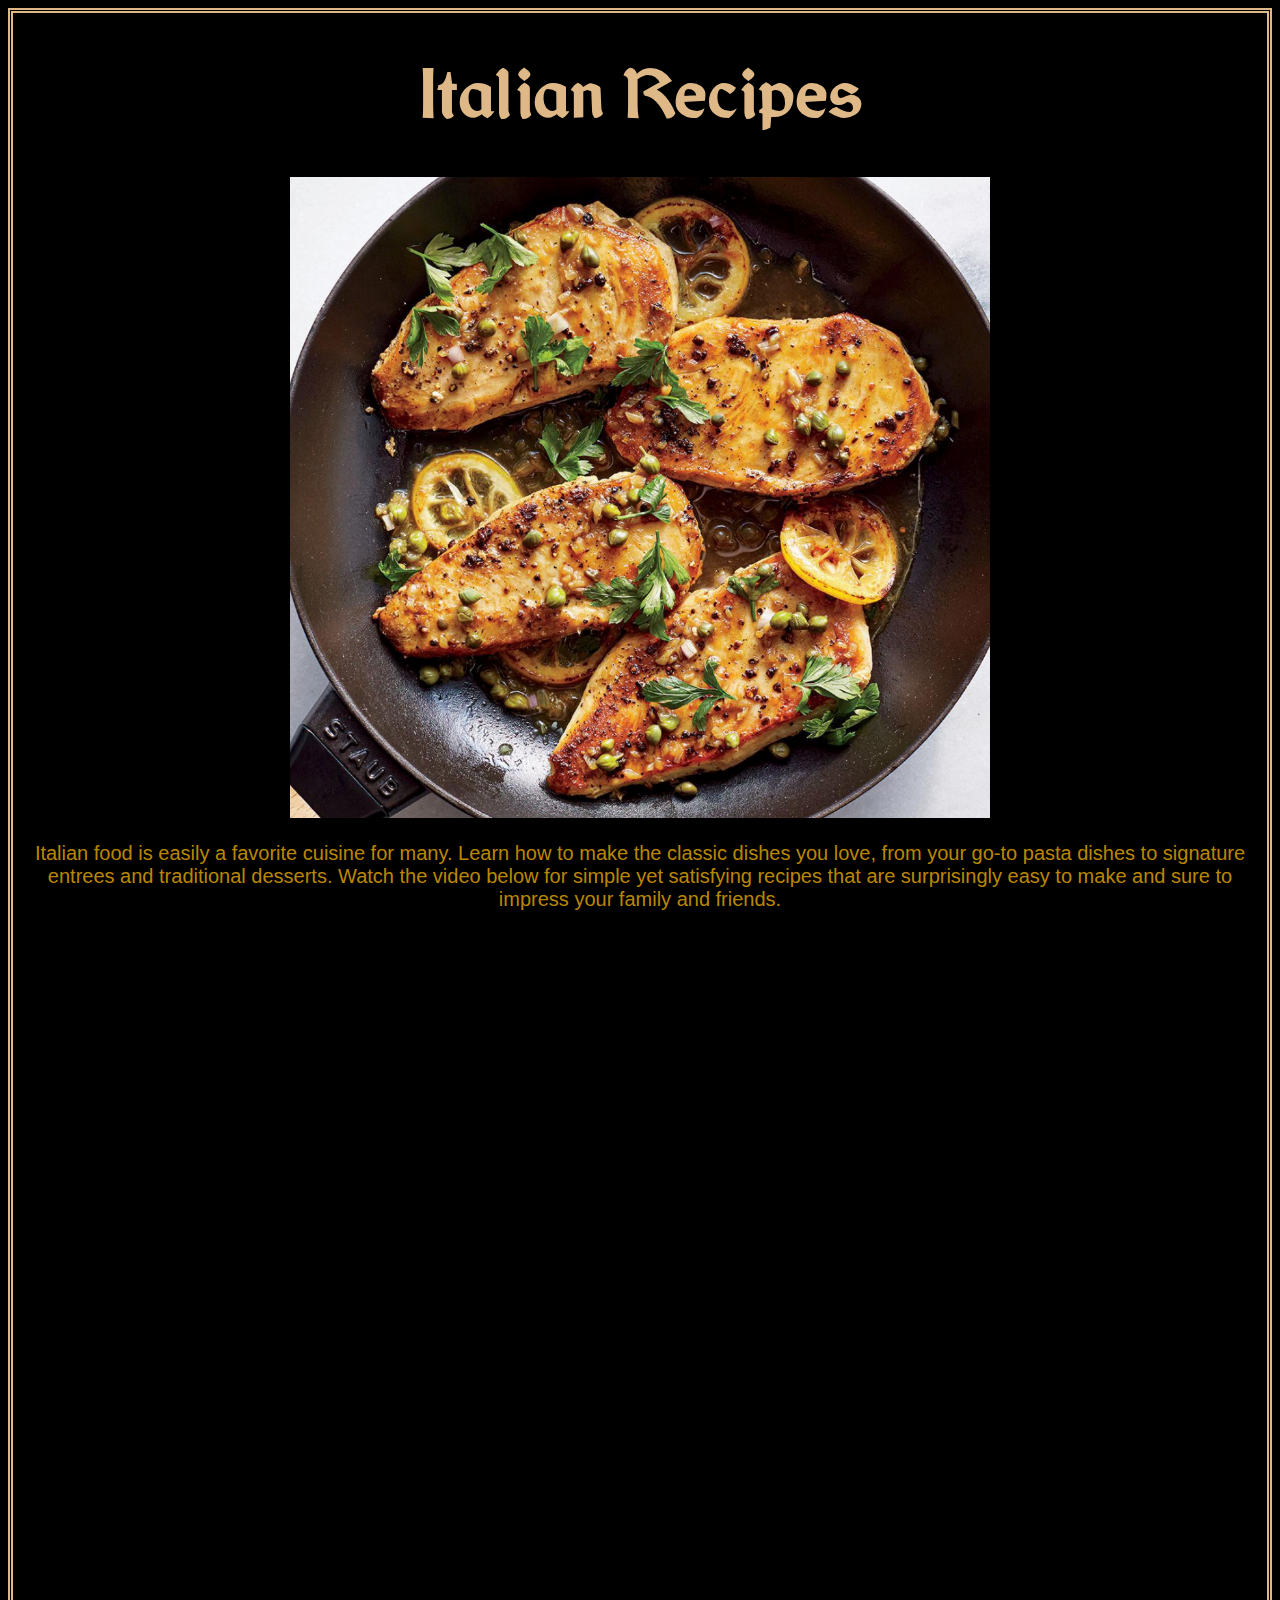
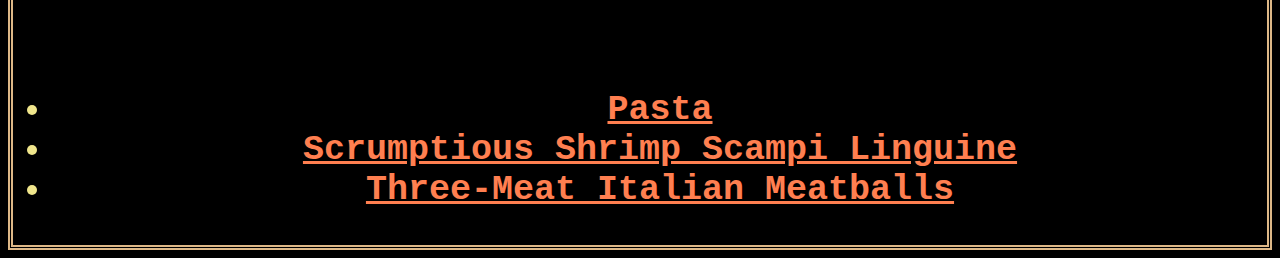
<file: index.html>
<!DOCTYPE html>
<html lang="en">
<head>
    <meta charset="UTF-8">
    <title>Odin Recipes</title>
    <link rel="stylesheet" href="styles/styles.css">
    <link rel="stylesheet" href="fonts/balgrufs/stylesheet.css" type="text/css" charset="UTF-8">
</head>
<body>
 <h1>Italian Recipes</h1>  
 <div id="center">
   <img src="images/index .png" alt="Chicken Piccata">
 </div>
 <p> Italian food is easily a favorite cuisine for many. Learn how to make the classic dishes you love, from your go-to pasta dishes to signature entrees and traditional desserts. Watch the video below for simple yet satisfying recipes that are surprisingly easy to make and sure to impress your family and friends.</p>
 <div class="center">
   <iframe  src="https://www.youtube.com/embed/Mo2SWVld3Ss" title="YouTube video player" frameborder="0" allow="accelerometer; autoplay; clipboard-write; encrypted-media; gyroscope; picture-in-picture" allowfullscreen></iframe>
 </div>
 <!-- FOUND HOW TO EMBED A VIDEO YAY! -->
 <ul>
     <li><a href="recipes/pasta.html"> Pasta </a></li>  
     <li><a href="recipes/Scrumptious-Shrimp-Scampi-Linguine.html">Scrumptious Shrimp Scampi Linguine</a></li>
     <li><a href="recipes/Three-Meat-Italian-Meatballs.html">Three-Meat Italian Meatballs</a></li>
 </ul>
</body>
</html>
</file>
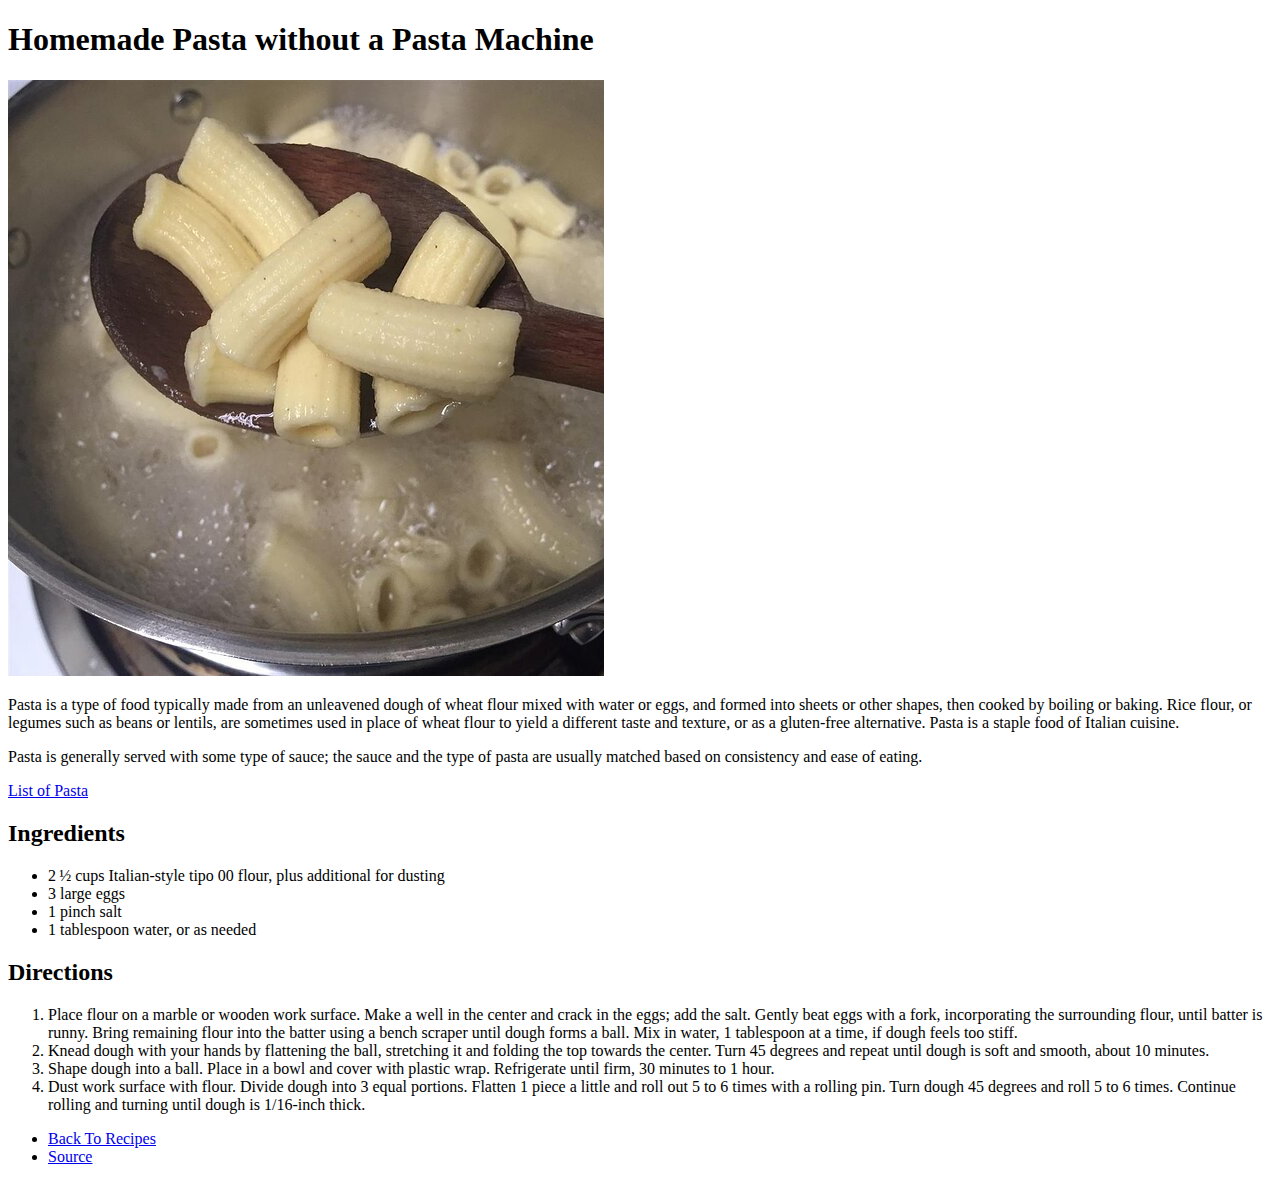
<file: recipes/pasta.html>
<!DOCTYPE html>
<html lang="en">
<head>
    <meta charset="UTF-8">
    <title>Pasta</title>
</head>
<body>
    <h1>Homemade Pasta without a Pasta Machine</h1>
    <img src="../images/pasta.jpeg" alt="Pasta">
    <p>Pasta is a type of food typically made from an unleavened dough of wheat flour mixed with water or eggs, and formed into sheets or other shapes, then cooked by boiling or baking. Rice flour, or legumes such as beans or lentils, are sometimes used in place of wheat flour to yield a different taste and texture, or as a gluten-free alternative. Pasta is a staple food of Italian cuisine.</p>
    <p>Pasta is generally served with some type of sauce; the sauce and the type of pasta are usually matched based on consistency and ease of eating. </p>
    <a href="https://en.wikipedia.org/wiki/List_of_pasta"> List of Pasta</a>
    <h2>Ingredients</h2>
    <ul>
        <li>2 ½ cups Italian-style tipo 00 flour, plus additional for dusting</li>
        <li>3 large eggs</li>
        <li>1 pinch salt</li>
        <li>1 tablespoon water, or as needed</li>
    </ul>
    <h2> Directions </h2>
    <ol> 
        <li>Place flour on a marble or wooden work surface. Make a well in the center and crack in the eggs; add the salt. Gently beat eggs with a fork, incorporating the surrounding flour, until batter is runny. Bring remaining flour into the batter using a bench scraper until dough forms a ball. Mix in water, 1 tablespoon at a time, if dough feels too stiff.</li>
        <li>Knead dough with your hands by flattening the ball, stretching it and folding the top towards the center. Turn 45 degrees and repeat until dough is soft and smooth, about 10 minutes.</li>
        <li>Shape dough into a ball. Place in a bowl and cover with plastic wrap. Refrigerate until firm, 30 minutes to 1 hour.</li>
        <li>Dust work surface with flour. Divide dough into 3 equal portions. Flatten 1 piece a little and roll out 5 to 6 times with a rolling pin. Turn dough 45 degrees and roll 5 to 6 times. Continue rolling and turning until dough is 1/16-inch thick.</li>
    </ol>
    <ul>
        <li><a href="../index.html"> Back To Recipes</a></li>
        <li><a href="https://bit.ly/38UeyLk">Source</a></li>
    </ul>
</body>
</html>
</file>
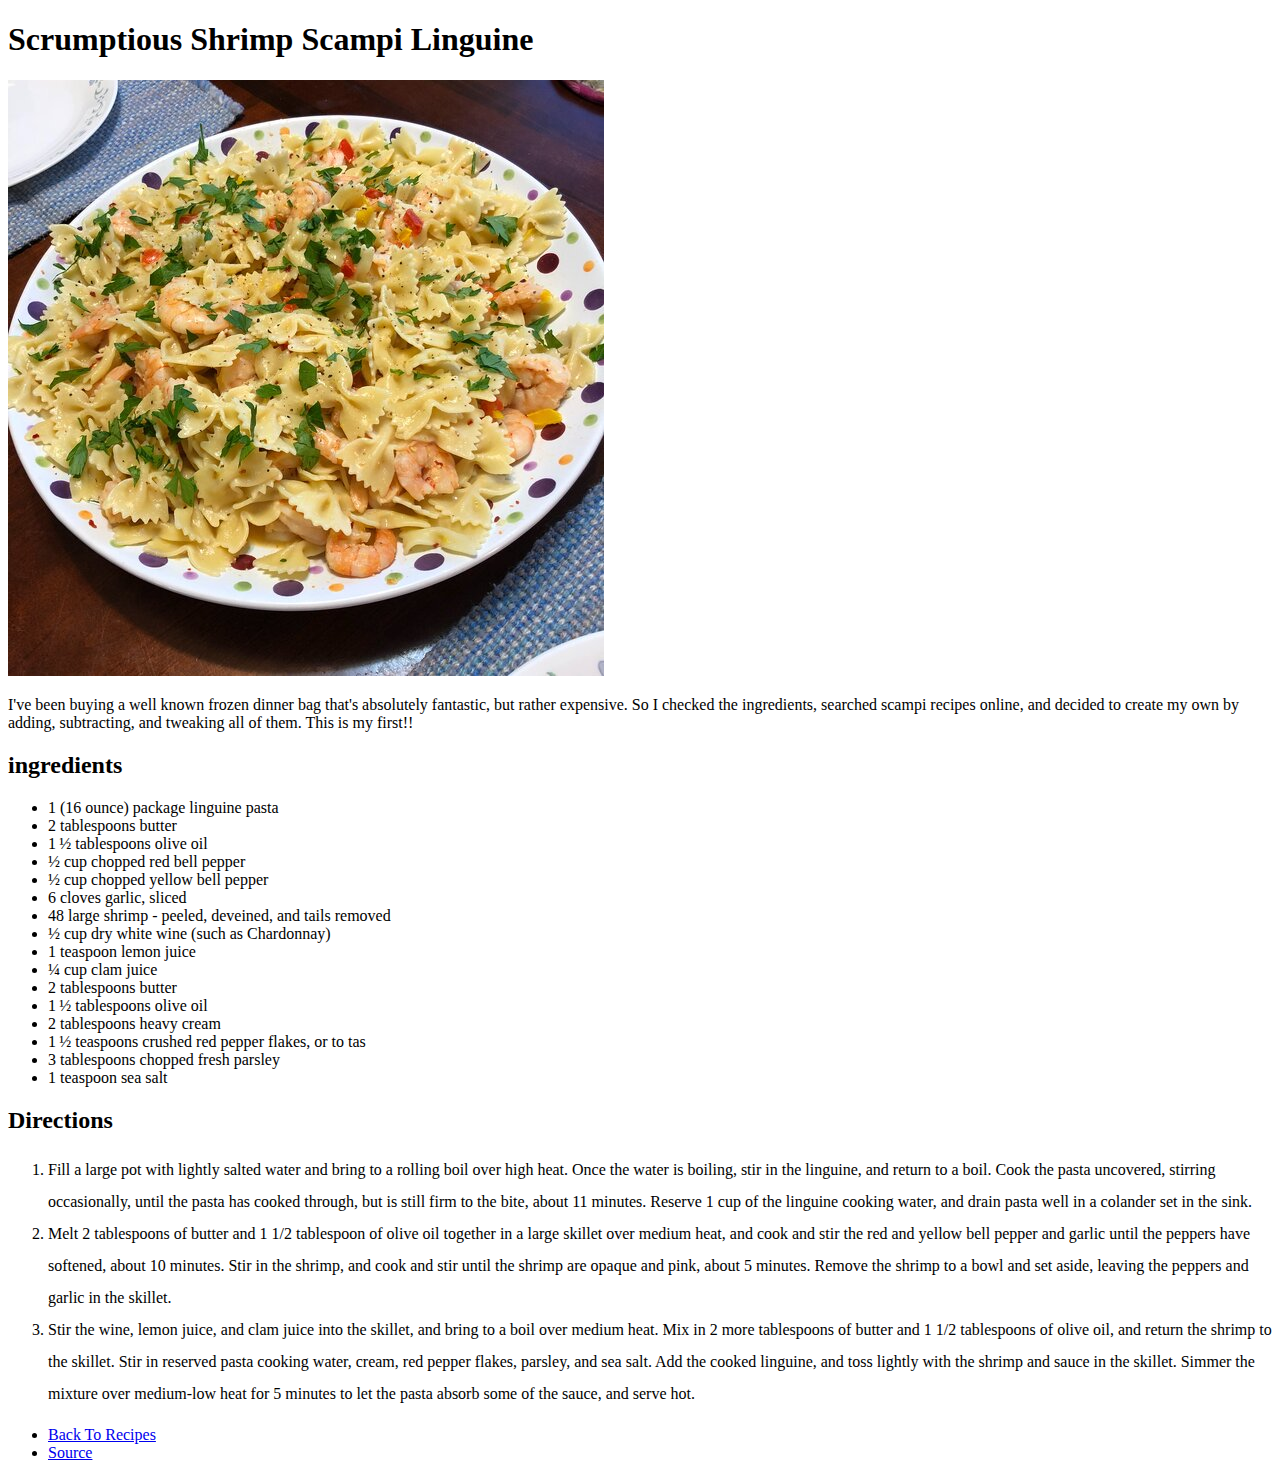
<file: recipes/Scrumptious-Shrimp-Scampi-Linguine.html>
<!DOCTYPE html>
<html lang="en">
<head>
    <meta charset="UTF-8">
    <title>Scrumptious Shrimp Scampi Linguine</title>
    <link href="../styles/sssL.css" rel="stylesheet">
</head>
<body>
    <h1>Scrumptious Shrimp Scampi Linguine</h1>
    <img src="../images/Scrumptious Shrimp Scampi Linguine.jpeg" alt="Scrumptious Shrimp Scampi Linguine">
    <p>I've been buying a well known frozen dinner bag that's absolutely fantastic, but rather expensive. So I checked the ingredients, searched scampi recipes online, and decided to create my own by adding, subtracting, and tweaking all of them. This is my first!!</p>
    <h2>ingredients</h2>
    <ul>
        <li>1 (16 ounce) package linguine pasta</li>
        <li>2 tablespoons butter</li>
        <li>1 ½ tablespoons olive oil</li>
        <li>½ cup chopped red bell pepper</li>
        <li>½ cup chopped yellow bell pepper</li>
        <li>6 cloves garlic, sliced</li>
        <li>48 large shrimp - peeled, deveined, and tails removed</li>
        <li>½ cup dry white wine (such as Chardonnay)</li>
        <li>1 teaspoon lemon juice</li>
        <li>¼ cup clam juice</li>
        <li>2 tablespoons butter</li>
        <li>1 ½ tablespoons olive oil</li>
        <li>2 tablespoons heavy cream</li>
        <li>1 ½ teaspoons crushed red pepper flakes, or to tas</li>
        <li>3 tablespoons chopped fresh parsley</li>
        <li>1 teaspoon sea salt</li>
    </ul>
    <h2>Directions</h2>
    <ol>
        <li>Fill a large pot with lightly salted water and bring to a rolling boil over high heat. Once the water is boiling, stir in the linguine, and return to a boil. Cook the pasta uncovered, stirring occasionally, until the pasta has cooked through, but is still firm to the bite, about 11 minutes. Reserve 1 cup of the linguine cooking water, and drain pasta well in a colander set in the sink.</li>
        <li>Melt 2 tablespoons of butter and 1 1/2 tablespoon of olive oil together in a large skillet over medium heat, and cook and stir the red and yellow bell pepper and garlic until the peppers have softened, about 10 minutes. Stir in the shrimp, and cook and stir until the shrimp are opaque and pink, about 5 minutes. Remove the shrimp to a bowl and set aside, leaving the peppers and garlic in the skillet.</li>
        <li>Stir the wine, lemon juice, and clam juice into the skillet, and bring to a boil over medium heat. Mix in 2 more tablespoons of butter and 1 1/2 tablespoons of olive oil, and return the shrimp to the skillet. Stir in reserved pasta cooking water, cream, red pepper flakes, parsley, and sea salt. Add the cooked linguine, and toss lightly with the shrimp and sauce in the skillet. Simmer the mixture over medium-low heat for 5 minutes to let the pasta absorb some of the sauce, and serve hot.</li>
    </ol>
    <!-- FOUND HOW TO INCREASE LINE HEIGHT USING CSS-->
    <ul>
        <li><a href="../index.html">Back To Recipes</a></li>
        <li><a href="https://www.allrecipes.com/recipe/214600/scrumptious-shrimp-scampi-linguine/?utm_source=allrecipes.com&utm_medium=referral&utm_campaign=vidcomp">Source</a></li>
    </ul>    
</body>
</html>
</file>
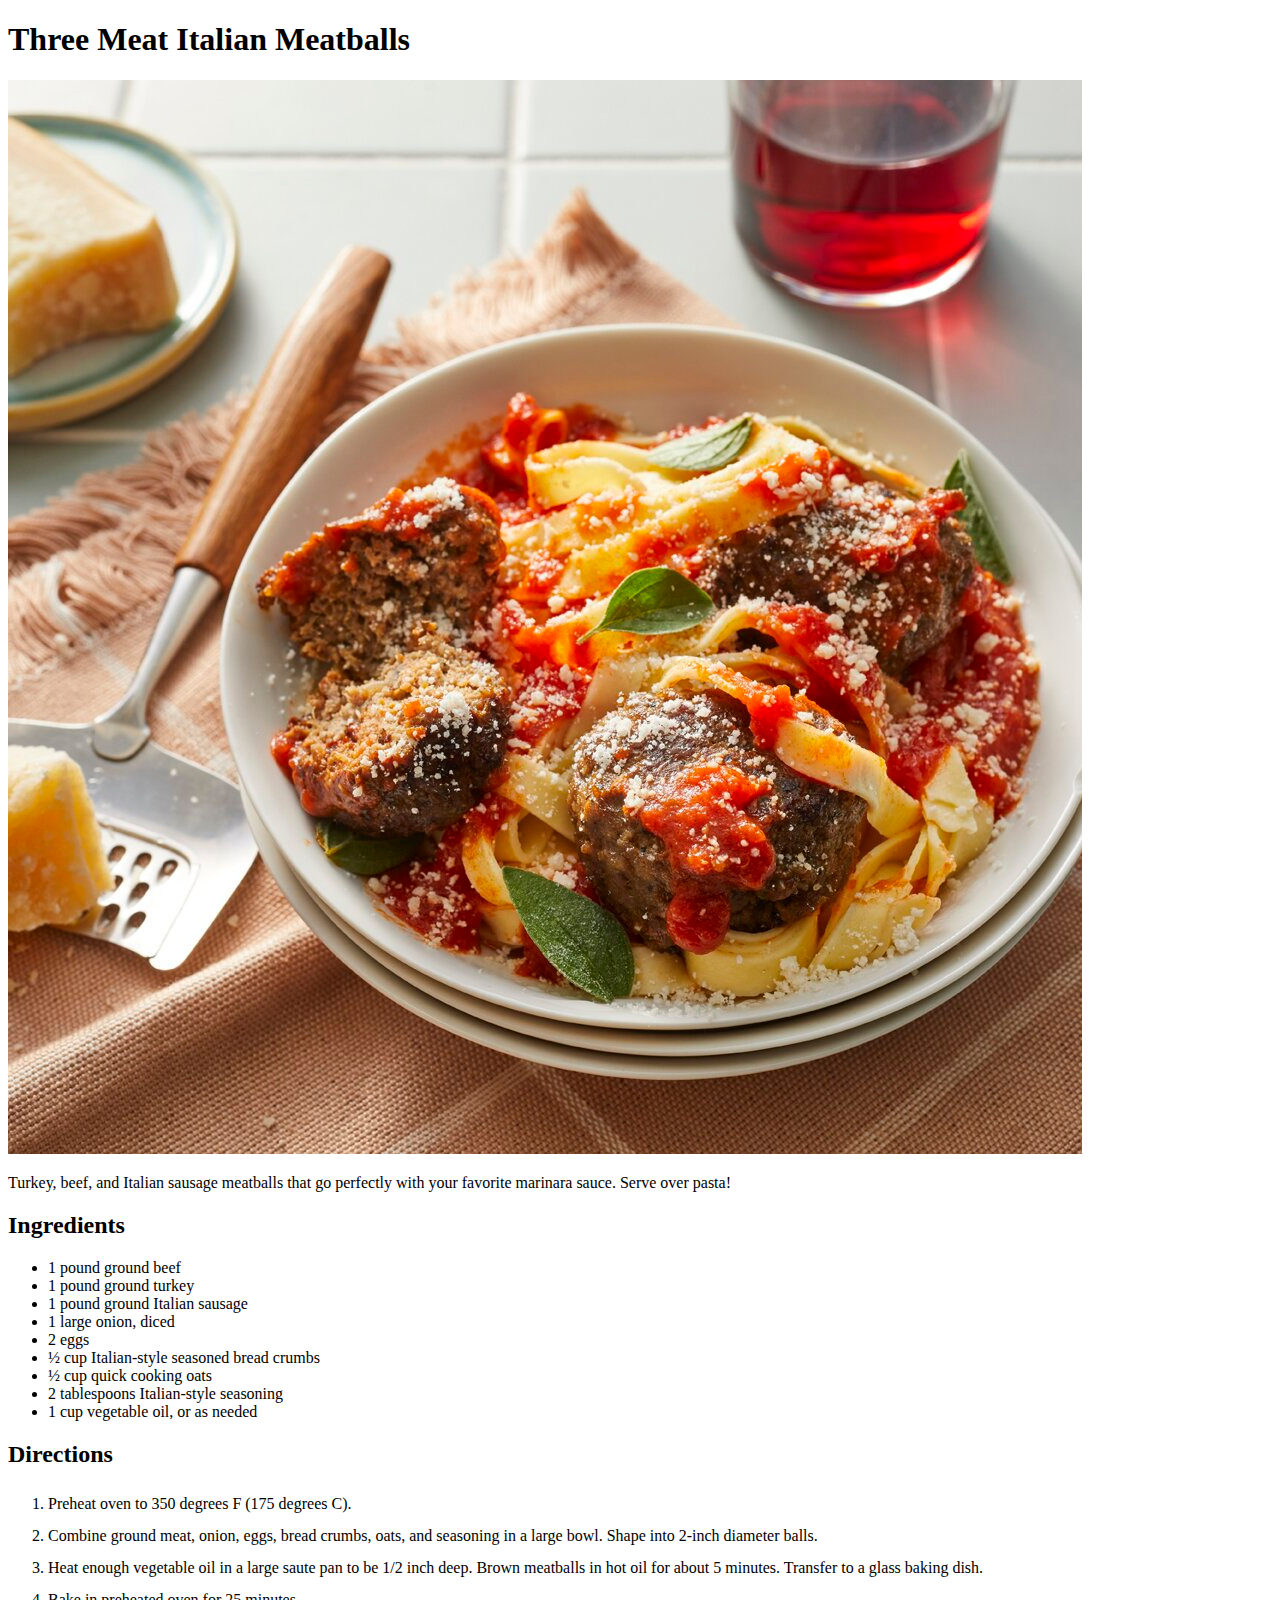
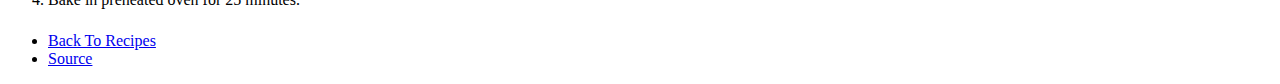
<file: recipes/Three-Meat-Italian-Meatballs.html>
<!DOCTYPE html>
<html lang="en">
<head>
    <meta charset="UTF-8">
    <title>Three Meat Italian Meatballs</title>
    <link href="../styles/sssL.css" rel="stylesheet">
</head>
<body>
 <h1> Three Meat Italian Meatballs</h1>
 <img src="../images/3 meat .jpeg" alt="Three Meat Italian Meatballs">
 <p>Turkey, beef, and Italian sausage meatballs that go perfectly with your favorite marinara sauce. Serve over pasta!</p>
 <h2>Ingredients</h2>
 <ul>
     <li>1 pound ground beef</li>
     <li>1 pound ground turkey</li>
     <li>1 pound ground Italian sausage</li>
     <li>1 large onion, diced</li>
     <li>2 eggs</li>
     <li>½ cup Italian-style seasoned bread crumbs</li>
     <li>½ cup quick cooking oats</li>
     <li>2 tablespoons Italian-style seasoning</li>
     <li>1 cup vegetable oil, or as needed</li>
 </ul>
 <h2>Directions</h2>
 <ol>
     <li>Preheat oven to 350 degrees F (175 degrees C).</li>
     <li>Combine ground meat, onion, eggs, bread crumbs, oats, and seasoning in a large bowl. Shape into 2-inch diameter balls.</li>
     <li>Heat enough vegetable oil in a large saute pan to be 1/2 inch deep. Brown meatballs in hot oil for about 5 minutes. Transfer to a glass baking dish.</li>
     <li>Bake in preheated oven for 25 minutes.</li> 
</ol>
<ul>
    <li><a href="../index.html">Back To Recipes</a></li>
    <li><a href="https://www.allrecipes.com/recipe/44207/three-meat-italian-meatballs/?utm_source=allrecipes.com&utm_medium=referral&utm_campaign=vidcomp">Source</a></li>
</ul>
</body>
</html>
</file>
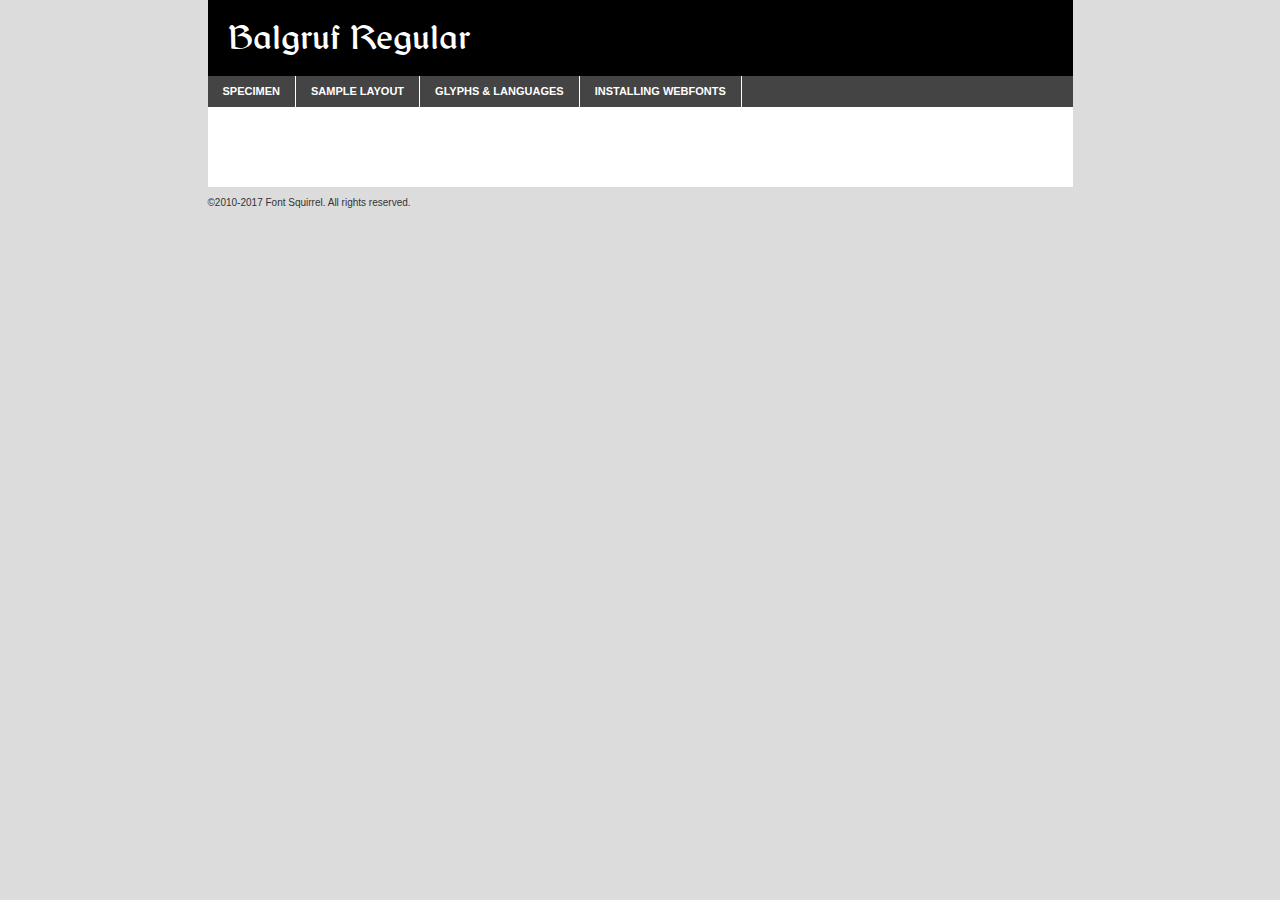
<file: fonts/balgrufs/balgruf-demo.html>
<!DOCTYPE html PUBLIC "-//W3C//DTD XHTML 1.0 Transitional//EN"
	"http://www.w3.org/TR/xhtml1/DTD/xhtml1-transitional.dtd">

<html xmlns="http://www.w3.org/1999/xhtml" xml:lang="en" lang="en">
<head>
	<meta http-equiv="Content-Type" content="text/html; charset=utf-8" />
	<script src="http://ajax.googleapis.com/ajax/libs/jquery/1.7.2/jquery.min.js" type="text/javascript" charset="utf-8"></script>
	<script type="text/javascript">
	(function($){$.fn.easyTabs=function(option){var param=jQuery.extend({fadeSpeed:"fast",defaultContent:1,activeClass:'active'},option);$(this).each(function(){var thisId="#"+this.id;if(param.defaultContent==''){param.defaultContent=1;}
	if(typeof param.defaultContent=="number")
	{var defaultTab=$(thisId+" .tabs li:eq("+(param.defaultContent-1)+") a").attr('href').substr(1);}else{var defaultTab=param.defaultContent;}
	$(thisId+" .tabs li a").each(function(){var tabToHide=$(this).attr('href').substr(1);$("#"+tabToHide).addClass('easytabs-tab-content');});hideAll();changeContent(defaultTab);function hideAll(){$(thisId+" .easytabs-tab-content").hide();}
	function changeContent(tabId){hideAll();$(thisId+" .tabs li").removeClass(param.activeClass);$(thisId+" .tabs li a[href=#"+tabId+"]").closest('li').addClass(param.activeClass);if(param.fadeSpeed!="none")
	{$(thisId+" #"+tabId).fadeIn(param.fadeSpeed);}else{$(thisId+" #"+tabId).show();}}
	$(thisId+" .tabs li").click(function(){var tabId=$(this).find('a').attr('href').substr(1);changeContent(tabId);return false;});});}})(jQuery);
	</script>
	<link rel="stylesheet" href="specimen_files/specimen_stylesheet.css" type="text/css" charset="utf-8" />
	<link rel="stylesheet" href="stylesheet.css" type="text/css" charset="utf-8" />

	<style type="text/css">
					body{
				font-family: 'balgrufregular';
							}
		</style>

	<title>Balgruf Regular Specimen</title>
	
	
	<script type="text/javascript" charset="utf-8">
		$(document).ready(function() {
			$('#container').easyTabs({defaultContent:1});
		});
	</script>
</head>

<body>
<div id="container">
	<div id="header">
		Balgruf Regular	</div>
	<ul class="tabs">
		<li><a href="#specimen">Specimen</a></li>
		<li><a href="#layout">Sample Layout</a></li>
				<li><a href="#glyphs">Glyphs &amp; Languages</a></li>
		<li><a href="#installing">Installing Webfonts</a></li>
		
	</ul>
	
	<div id="main_content">

		
			<div id="specimen">
		
				<div class="section">
					<div class="grid12 firstcol">
						<div class="huge">AaBb</div>
					</div>
				</div>
		
				<div class="section">
					<div class="glyph_range">A&#x200B;B&#x200b;C&#x200b;D&#x200b;E&#x200b;F&#x200b;G&#x200b;H&#x200b;I&#x200b;J&#x200b;K&#x200b;L&#x200b;M&#x200b;N&#x200b;O&#x200b;P&#x200b;Q&#x200b;R&#x200b;S&#x200b;T&#x200b;U&#x200b;V&#x200b;W&#x200b;X&#x200b;Y&#x200b;Z&#x200b;a&#x200b;b&#x200b;c&#x200b;d&#x200b;e&#x200b;f&#x200b;g&#x200b;h&#x200b;i&#x200b;j&#x200b;k&#x200b;l&#x200b;m&#x200b;n&#x200b;o&#x200b;p&#x200b;q&#x200b;r&#x200b;s&#x200b;t&#x200b;u&#x200b;v&#x200b;w&#x200b;x&#x200b;y&#x200b;z&#x200b;1&#x200b;2&#x200b;3&#x200b;4&#x200b;5&#x200b;6&#x200b;7&#x200b;8&#x200b;9&#x200b;0&#x200b;&amp;&#x200b;.&#x200b;,&#x200b;?&#x200b;!&#x200b;&#64;&#x200b;(&#x200b;)&#x200b;#&#x200b;$&#x200b;%&#x200b;*&#x200b;+&#x200b;-&#x200b;=&#x200b;:&#x200b;;</div>
				</div>
				<div class="section">
					<div class="grid12 firstcol">
						<table class="sample_table">
							<tr><td>10</td><td class="size10">abcdefghijklmnopqrstuvwxyzABCDEFGHIJKLMNOPQRSTUVWXYZ0123456789abcdefghijklmnopqrstuvwxyzABCDEFGHIJKLMNOPQRSTUVWXYZ0123456789abcdefghijklmnopqrstuvwxyzABCDEFGHIJKLMNOPQRSTUVWXYZ</td></tr>
							<tr><td>11</td><td class="size11">abcdefghijklmnopqrstuvwxyzABCDEFGHIJKLMNOPQRSTUVWXYZ0123456789abcdefghijklmnopqrstuvwxyzABCDEFGHIJKLMNOPQRSTUVWXYZ0123456789abcdefghijklmnopqrstuvwxyzABCDEFGHIJKLMNOPQRSTUVWXYZ</td></tr>
							<tr><td>12</td><td class="size12">abcdefghijklmnopqrstuvwxyzABCDEFGHIJKLMNOPQRSTUVWXYZ0123456789abcdefghijklmnopqrstuvwxyzABCDEFGHIJKLMNOPQRSTUVWXYZ0123456789abcdefghijklmnopqrstuvwxyzABCDEFGHIJKLMNOPQRSTUVWXYZ</td></tr>
							<tr><td>13</td><td class="size13">abcdefghijklmnopqrstuvwxyzABCDEFGHIJKLMNOPQRSTUVWXYZ0123456789abcdefghijklmnopqrstuvwxyzABCDEFGHIJKLMNOPQRSTUVWXYZ0123456789abcdefghijklmnopqrstuvwxyzABCDEFGHIJKLMNOPQRSTUVWXYZ</td></tr>
							<tr><td>14</td><td class="size14">abcdefghijklmnopqrstuvwxyzABCDEFGHIJKLMNOPQRSTUVWXYZ0123456789abcdefghijklmnopqrstuvwxyzABCDEFGHIJKLMNOPQRSTUVWXYZ0123456789abcdefghijklmnopqrstuvwxyzABCDEFGHIJKLMNOPQRSTUVWXYZ</td></tr>
							<tr><td>16</td><td class="size16">abcdefghijklmnopqrstuvwxyzABCDEFGHIJKLMNOPQRSTUVWXYZ0123456789abcdefghijklmnopqrstuvwxyzABCDEFGHIJKLMNOPQRSTUVWXYZ</td></tr>
							<tr><td>18</td><td class="size18">abcdefghijklmnopqrstuvwxyzABCDEFGHIJKLMNOPQRSTUVWXYZ0123456789abcdefghijklmnopqrstuvwxyzABCDEFGHIJKLMNOPQRSTUVWXYZ</td></tr>
							<tr><td>20</td><td class="size20">abcdefghijklmnopqrstuvwxyzABCDEFGHIJKLMNOPQRSTUVWXYZ0123456789abcdefghijklmnopqrstuvwxyzABCDEFGHIJKLMNOPQRSTUVWXYZ</td></tr>
							<tr><td>24</td><td class="size24">abcdefghijklmnopqrstuvwxyzABCDEFGHIJKLMNOPQRSTUVWXYZ0123456789abcdefghijklmnopqrstuvwxyzABCDEFGHIJKLMNOPQRSTUVWXYZ</td></tr>
							<tr><td>30</td><td class="size30">abcdefghijklmnopqrstuvwxyzABCDEFGHIJKLMNOPQRSTUVWXYZ0123456789abcdefghijklmnopqrstuvwxyzABCDEFGHIJKLMNOPQRSTUVWXYZ</td></tr>
							<tr><td>36</td><td class="size36">abcdefghijklmnopqrstuvwxyzABCDEFGHIJKLMNOPQRSTUVWXYZ0123456789abcdefghijklmnopqrstuvwxyzABCDEFGHIJKLMNOPQRSTUVWXYZ</td></tr>
							<tr><td>48</td><td class="size48">abcdefghijklmnopqrstuvwxyzABCDEFGHIJKLMNOPQRSTUVWXYZ0123456789abcdefghijklmnopqrstuvwxyzABCDEFGHIJKLMNOPQRSTUVWXYZ</td></tr>
							<tr><td>60</td><td class="size60">abcdefghijklmnopqrstuvwxyzABCDEFGHIJKLMNOPQRSTUVWXYZ0123456789abcdefghijklmnopqrstuvwxyzABCDEFGHIJKLMNOPQRSTUVWXYZ</td></tr>
							<tr><td>72</td><td class="size72">abcdefghijklmnopqrstuvwxyzABCDEFGHIJKLMNOPQRSTUVWXYZ0123456789abcdefghijklmnopqrstuvwxyzABCDEFGHIJKLMNOPQRSTUVWXYZ</td></tr>
							<tr><td>90</td><td class="size90">abcdefghijklmnopqrstuvwxyzABCDEFGHIJKLMNOPQRSTUVWXYZ0123456789abcdefghijklmnopqrstuvwxyzABCDEFGHIJKLMNOPQRSTUVWXYZ</td></tr>
						</table>
				
					</div>
			
				</div>
		
		
		
								<div class="section" id="bodycomparison">


										<div id="xheight">
				<div class="fontbody">&#x25FC;&#x25FC;&#x25FC;&#x25FC;&#x25FC;&#x25FC;&#x25FC;&#x25FC;&#x25FC;&#x25FC;&#x25FC;&#x25FC;&#x25FC;&#x25FC;&#x25FC;&#x25FC;&#x25FC;&#x25FC;&#x25FC;&#x25FC;&#x25FC;&#x25FC;&#x25FC;&#x25FC;&#x25FC;&#x25FC;&#x25FC;&#x25FC;&#x25FC;&#x25FC;&#x25FC;&#x25FC;&#x25FC;&#x25FC;&#x25FC;&#x25FC;&#x25FC;&#x25FC;&#x25FC;&#x25FC;&#x25FC;&#x25FC;&#x25FC;&#x25FC;&#x25FC;&#x25FC;&#x25FC;&#x25FC;&#x25FC;&#x25FC;&#x25FC;&#x25FC;&#x25FC;&#x25FC;&#x25FC;&#x25FC;&#x25FC;&#x25FC;&#x25FC;&#x25FC;&#x25FC;&#x25FC;&#x25FC;&#x25FC;&#x25FC;&#x25FC;&#x25FC;&#x25FC;&#x25FC;&#x25FC;&#x25FC;&#x25FC;&#x25FC;&#x25FC;&#x25FC;&#x25FC;&#x25FC;&#x25FC;&#x25FC;&#x25FC;&#x25FC;&#x25FC;&#x25FC;&#x25FC;&#x25FC;&#x25FC;&#x25FC;&#x25FC;&#x25FC;&#x25FC;&#x25FC;&#x25FC;&#x25FC;&#x25FC;&#x25FC;&#x25FC;&#x25FC;&#x25FC;&#x25FC;body</div><div class="arialbody">body</div><div class="verdanabody">body</div><div class="georgiabody">body</div></div>
										<div class="fontbody" style="z-index:1">
											body<span>Balgruf Regular</span>
										</div>
										<div class="arialbody" style="z-index:1">
											body<span>Arial</span>
										</div>
										<div class="verdanabody" style="z-index:1">
											body<span>Verdana</span>
										</div>
										<div class="georgiabody" style="z-index:1">
											body<span>Georgia</span>
										</div>



								</div>
		
		
				<div class="section psample psample_row1" id="">
					
					<div class="grid2 firstcol">
						<p class="size10"><span>10.</span>Aenean lacinia bibendum nulla sed consectetur. Fusce dapibus, tellus ac cursus commodo, tortor mauris condimentum nibh, ut fermentum massa justo sit amet risus. Nullam id dolor id nibh ultricies vehicula ut id elit. Cum sociis natoque penatibus et magnis dis parturient montes, nascetur ridiculus mus. Nulla vitae elit libero, a pharetra augue.</p>
			
					</div>
					<div class="grid3">
						<p class="size11"><span>11.</span>Aenean lacinia bibendum nulla sed consectetur. Fusce dapibus, tellus ac cursus commodo, tortor mauris condimentum nibh, ut fermentum massa justo sit amet risus. Nullam id dolor id nibh ultricies vehicula ut id elit. Cum sociis natoque penatibus et magnis dis parturient montes, nascetur ridiculus mus. Nulla vitae elit libero, a pharetra augue.</p>
			
					</div>
					<div class="grid3">
						<p class="size12"><span>12.</span>Aenean lacinia bibendum nulla sed consectetur. Fusce dapibus, tellus ac cursus commodo, tortor mauris condimentum nibh, ut fermentum massa justo sit amet risus. Nullam id dolor id nibh ultricies vehicula ut id elit. Cum sociis natoque penatibus et magnis dis parturient montes, nascetur ridiculus mus. Nulla vitae elit libero, a pharetra augue.</p>
			
					</div>
					<div class="grid4">
						<p class="size13"><span>13.</span>Aenean lacinia bibendum nulla sed consectetur. Fusce dapibus, tellus ac cursus commodo, tortor mauris condimentum nibh, ut fermentum massa justo sit amet risus. Nullam id dolor id nibh ultricies vehicula ut id elit. Cum sociis natoque penatibus et magnis dis parturient montes, nascetur ridiculus mus. Nulla vitae elit libero, a pharetra augue.</p>
			
					</div>
					<div class="white_blend"></div>
					
				</div>
				<div class="section psample psample_row2" id="">
					<div class="grid3 firstcol">
						<p class="size14"><span>14.</span>Aenean lacinia bibendum nulla sed consectetur. Fusce dapibus, tellus ac cursus commodo, tortor mauris condimentum nibh, ut fermentum massa justo sit amet risus. Nullam id dolor id nibh ultricies vehicula ut id elit. Cum sociis natoque penatibus et magnis dis parturient montes, nascetur ridiculus mus. Nulla vitae elit libero, a pharetra augue.</p>
			
					</div>
					<div class="grid4">
						<p class="size16"><span>16.</span>Aenean lacinia bibendum nulla sed consectetur. Fusce dapibus, tellus ac cursus commodo, tortor mauris condimentum nibh, ut fermentum massa justo sit amet risus. Nullam id dolor id nibh ultricies vehicula ut id elit. Cum sociis natoque penatibus et magnis dis parturient montes, nascetur ridiculus mus. Nulla vitae elit libero, a pharetra augue.</p>
			
					</div>
					<div class="grid5">
						<p class="size18"><span>18.</span>Aenean lacinia bibendum nulla sed consectetur. Fusce dapibus, tellus ac cursus commodo, tortor mauris condimentum nibh, ut fermentum massa justo sit amet risus. Nullam id dolor id nibh ultricies vehicula ut id elit. Cum sociis natoque penatibus et magnis dis parturient montes, nascetur ridiculus mus. Nulla vitae elit libero, a pharetra augue.</p>
			
					</div>

					<div class="white_blend"></div>

				</div>
				
				<div class="section psample psample_row3" id="">
					<div class="grid5 firstcol">
						<p class="size20"><span>20.</span>Aenean lacinia bibendum nulla sed consectetur. Fusce dapibus, tellus ac cursus commodo, tortor mauris condimentum nibh, ut fermentum massa justo sit amet risus. Nullam id dolor id nibh ultricies vehicula ut id elit. Cum sociis natoque penatibus et magnis dis parturient montes, nascetur ridiculus mus. Nulla vitae elit libero, a pharetra augue.</p>
					</div>
					<div class="grid7">
						<p class="size24"><span>24.</span>Aenean lacinia bibendum nulla sed consectetur. Fusce dapibus, tellus ac cursus commodo, tortor mauris condimentum nibh, ut fermentum massa justo sit amet risus. Nullam id dolor id nibh ultricies vehicula ut id elit. Cum sociis natoque penatibus et magnis dis parturient montes, nascetur ridiculus mus. Nulla vitae elit libero, a pharetra augue.</p>
					</div>
					
					<div class="white_blend"></div>
					
				</div>
				
				<div class="section psample psample_row4" id="">
					<div class="grid12 firstcol">
						<p class="size30"><span>30.</span>Aenean lacinia bibendum nulla sed consectetur. Fusce dapibus, tellus ac cursus commodo, tortor mauris condimentum nibh, ut fermentum massa justo sit amet risus. Nullam id dolor id nibh ultricies vehicula ut id elit. Cum sociis natoque penatibus et magnis dis parturient montes, nascetur ridiculus mus. Nulla vitae elit libero, a pharetra augue.</p>
					</div>
					<div class="white_blend"></div>
					
				</div>
				
				
				
				<div class="section psample psample_row1 fullreverse">
					<div class="grid2 firstcol">
						<p class="size10"><span>10.</span>Aenean lacinia bibendum nulla sed consectetur. Fusce dapibus, tellus ac cursus commodo, tortor mauris condimentum nibh, ut fermentum massa justo sit amet risus. Nullam id dolor id nibh ultricies vehicula ut id elit. Cum sociis natoque penatibus et magnis dis parturient montes, nascetur ridiculus mus. Nulla vitae elit libero, a pharetra augue.</p>
			
					</div>
					<div class="grid3">
						<p class="size11"><span>11.</span>Aenean lacinia bibendum nulla sed consectetur. Fusce dapibus, tellus ac cursus commodo, tortor mauris condimentum nibh, ut fermentum massa justo sit amet risus. Nullam id dolor id nibh ultricies vehicula ut id elit. Cum sociis natoque penatibus et magnis dis parturient montes, nascetur ridiculus mus. Nulla vitae elit libero, a pharetra augue.</p>
			
					</div>
					<div class="grid3">
						<p class="size12"><span>12.</span>Aenean lacinia bibendum nulla sed consectetur. Fusce dapibus, tellus ac cursus commodo, tortor mauris condimentum nibh, ut fermentum massa justo sit amet risus. Nullam id dolor id nibh ultricies vehicula ut id elit. Cum sociis natoque penatibus et magnis dis parturient montes, nascetur ridiculus mus. Nulla vitae elit libero, a pharetra augue.</p>
			
					</div>
					<div class="grid4">
						<p class="size13"><span>13.</span>Aenean lacinia bibendum nulla sed consectetur. Fusce dapibus, tellus ac cursus commodo, tortor mauris condimentum nibh, ut fermentum massa justo sit amet risus. Nullam id dolor id nibh ultricies vehicula ut id elit. Cum sociis natoque penatibus et magnis dis parturient montes, nascetur ridiculus mus. Nulla vitae elit libero, a pharetra augue.</p>
			
					</div>
					<div class="black_blend"></div>
					
				</div>
				
				<div class="section psample psample_row2 fullreverse">
					<div class="grid3 firstcol">
						<p class="size14"><span>14.</span>Aenean lacinia bibendum nulla sed consectetur. Fusce dapibus, tellus ac cursus commodo, tortor mauris condimentum nibh, ut fermentum massa justo sit amet risus. Nullam id dolor id nibh ultricies vehicula ut id elit. Cum sociis natoque penatibus et magnis dis parturient montes, nascetur ridiculus mus. Nulla vitae elit libero, a pharetra augue.</p>
			
					</div>
					<div class="grid4">
						<p class="size16"><span>16.</span>Aenean lacinia bibendum nulla sed consectetur. Fusce dapibus, tellus ac cursus commodo, tortor mauris condimentum nibh, ut fermentum massa justo sit amet risus. Nullam id dolor id nibh ultricies vehicula ut id elit. Cum sociis natoque penatibus et magnis dis parturient montes, nascetur ridiculus mus. Nulla vitae elit libero, a pharetra augue.</p>
			
					</div>
					<div class="grid5">
						<p class="size18"><span>18.</span>Aenean lacinia bibendum nulla sed consectetur. Fusce dapibus, tellus ac cursus commodo, tortor mauris condimentum nibh, ut fermentum massa justo sit amet risus. Nullam id dolor id nibh ultricies vehicula ut id elit. Cum sociis natoque penatibus et magnis dis parturient montes, nascetur ridiculus mus. Nulla vitae elit libero, a pharetra augue.</p>
			
					</div>
					<div class="black_blend"></div>

				</div>
				
				<div class="section psample fullreverse psample_row3" id="">
					<div class="grid5 firstcol">
						<p class="size20"><span>20.</span>Aenean lacinia bibendum nulla sed consectetur. Fusce dapibus, tellus ac cursus commodo, tortor mauris condimentum nibh, ut fermentum massa justo sit amet risus. Nullam id dolor id nibh ultricies vehicula ut id elit. Cum sociis natoque penatibus et magnis dis parturient montes, nascetur ridiculus mus. Nulla vitae elit libero, a pharetra augue.</p>
					</div>
					<div class="grid7">
						<p class="size24"><span>24.</span>Aenean lacinia bibendum nulla sed consectetur. Fusce dapibus, tellus ac cursus commodo, tortor mauris condimentum nibh, ut fermentum massa justo sit amet risus. Nullam id dolor id nibh ultricies vehicula ut id elit. Cum sociis natoque penatibus et magnis dis parturient montes, nascetur ridiculus mus. Nulla vitae elit libero, a pharetra augue.</p>
					</div>
					
					<div class="black_blend"></div>
					
				</div>
				
				<div class="section psample fullreverse psample_row4" id="" style="border-bottom: 20px #000 solid;">
					<div class="grid12 firstcol">
						<p class="size30"><span>30.</span>Aenean lacinia bibendum nulla sed consectetur. Fusce dapibus, tellus ac cursus commodo, tortor mauris condimentum nibh, ut fermentum massa justo sit amet risus. Nullam id dolor id nibh ultricies vehicula ut id elit. Cum sociis natoque penatibus et magnis dis parturient montes, nascetur ridiculus mus. Nulla vitae elit libero, a pharetra augue.</p>
					</div>
					<div class="black_blend"></div>
					
				</div>
				
				
				
				
			</div>
			
			<div id="layout">
				
				<div class="section">
					
					<div class="grid12 firstcol">
						<h1>Lorem Ipsum Dolor</h1>
						<h2>Etiam porta sem malesuada magna mollis euismod</h2>
						
						<p class="byline">By <a href="#link">Aenean Lacinia</a></p>
					</div>
				</div>
				<div class="section">
					<div class="grid8 firstcol">
						<p class="large">Donec sed odio dui. Morbi leo risus, porta ac consectetur ac, vestibulum at eros. Fusce dapibus, tellus ac cursus commodo, tortor mauris condimentum nibh, ut fermentum massa justo sit amet risus. </p>

						
						<h3>Pellentesque ornare sem</h3>

						<p>Maecenas sed diam eget risus varius blandit sit amet non magna. Maecenas faucibus mollis interdum. Donec ullamcorper nulla non metus auctor fringilla. Nullam id dolor id nibh ultricies vehicula ut id elit. Nullam id dolor id nibh ultricies vehicula ut id elit. </p>

						<p>Aenean eu leo quam. Pellentesque ornare sem lacinia quam venenatis vestibulum. Lorem ipsum dolor sit amet, consectetur adipiscing elit. Cum sociis natoque penatibus et magnis dis parturient montes, nascetur ridiculus mus. </p>

						<p>Nulla vitae elit libero, a pharetra augue. Praesent commodo cursus magna, vel scelerisque nisl consectetur et. Aenean lacinia bibendum nulla sed consectetur. </p>

						<p>Nullam quis risus eget urna mollis ornare vel eu leo. Nullam quis risus eget urna mollis ornare vel eu leo. Maecenas sed diam eget risus varius blandit sit amet non magna. Donec ullamcorper nulla non metus auctor fringilla. </p>

						<h3>Cras mattis consectetur</h3>

						<p>Aenean eu leo quam. Pellentesque ornare sem lacinia quam venenatis vestibulum. Aenean lacinia bibendum nulla sed consectetur. Integer posuere erat a ante venenatis dapibus posuere velit aliquet. Cras mattis consectetur purus sit amet fermentum. </p>

						<p>Nullam id dolor id nibh ultricies vehicula ut id elit. Nullam quis risus eget urna mollis ornare vel eu leo. Cras mattis consectetur purus sit amet fermentum.</p>
					</div>
					
					<div class="grid4 sidebar">
						
						<div class="box reverse">
							<p class="last">Nullam quis risus eget urna mollis ornare vel eu leo. Donec ullamcorper nulla non metus auctor fringilla. Cras mattis consectetur purus sit amet fermentum. Sed posuere consectetur est at lobortis. Lorem ipsum dolor sit amet, consectetur adipiscing elit. </p>
						</div>
						
						<p class="caption">Maecenas sed diam eget risus varius.</p>

						<p>Vestibulum id ligula porta felis euismod semper. Integer posuere erat a ante venenatis dapibus posuere velit aliquet. Vestibulum id ligula porta felis euismod semper. Sed posuere consectetur est at lobortis. Maecenas sed diam eget risus varius blandit sit amet non magna. Fusce dapibus, tellus ac cursus commodo, tortor mauris condimentum nibh, ut fermentum massa justo sit amet risus. </p>

					

						<p>Duis mollis, est non commodo luctus, nisi erat porttitor ligula, eget lacinia odio sem nec elit. Aenean lacinia bibendum nulla sed consectetur. Vivamus sagittis lacus vel augue laoreet rutrum faucibus dolor auctor. Aenean lacinia bibendum nulla sed consectetur. Nullam quis risus eget urna mollis ornare vel eu leo. </p>

						<p>Praesent commodo cursus magna, vel scelerisque nisl consectetur et. Donec ullamcorper nulla non metus auctor fringilla. Maecenas faucibus mollis interdum. Fusce dapibus, tellus ac cursus commodo, tortor mauris condimentum nibh, ut fermentum massa justo sit amet risus. </p>

					</div>
				</div>
				
			</div>


			



		<div id="glyphs">
			<div class="section">
				<div class="grid12 firstcol">
			
				<h1>Language Support</h1>
				<p>The subset of Balgruf Regular in this kit supports the following languages:<br />
			
					Albanian, Basque, Breton, Chamorro, Danish, Dutch, English, Faroese, Finnish, French, Frisian, Galician, German, Icelandic, Italian, Malagasy, Norwegian, Portuguese, Spanish, Alsatian, Aragonese, Arapaho, Arrernte, Asturian, Aymara, Bislama, Cebuano, Corsican, Fijian, French_creole, Genoese, Gilbertese, Greenlandic, Haitian_creole, Hiligaynon, Hmong, Hopi, Ibanag, Iloko_ilokano, Indonesian, Interglossa_glosa, Interlingua, Irish_gaelic, Jerriais, Lojban, Lombard, Luxembourgeois, Manx, Mohawk, Norfolk_pitcairnese, Occitan, Oromo, Pangasinan, Papiamento, Piedmontese, Potawatomi, Rhaeto-romance, Romansh, Rotokas, Sami_lule, Samoan, Sardinian, Scots_gaelic, Seychelles_creole, Shona, Sicilian, Somali, Southern_ndebele, Swahili, Swati_swazi, Tagalog_filipino_pilipino, Tetum, Tok_pisin, Uyghur_latinized, Volapuk, Walloon, Warlpiri, Xhosa, Yapese, Zulu, Latinbasic, Ubasic, Demo				</p>
				<h1>Glyph Chart</h1>
				<p>The subset of Balgruf Regular in this kit includes all the glyphs listed below. Unicode entities are included above each glyph to help you insert individual characters into your layout.</p>
				<div id="glyph_chart">
			
																				 <div><p>&amp;#32;</p>&#32;</div>
																				 <div><p>&amp;#33;</p>&#33;</div>
																				 <div><p>&amp;#34;</p>&#34;</div>
																				 <div><p>&amp;#35;</p>&#35;</div>
																				 <div><p>&amp;#36;</p>&#36;</div>
																				 <div><p>&amp;#37;</p>&#37;</div>
																				 <div><p>&amp;#38;</p>&#38;</div>
																				 <div><p>&amp;#39;</p>&#39;</div>
																				 <div><p>&amp;#40;</p>&#40;</div>
																				 <div><p>&amp;#41;</p>&#41;</div>
																				 <div><p>&amp;#42;</p>&#42;</div>
																				 <div><p>&amp;#43;</p>&#43;</div>
																				 <div><p>&amp;#44;</p>&#44;</div>
																				 <div><p>&amp;#45;</p>&#45;</div>
																				 <div><p>&amp;#46;</p>&#46;</div>
																				 <div><p>&amp;#47;</p>&#47;</div>
																				 <div><p>&amp;#48;</p>&#48;</div>
																				 <div><p>&amp;#49;</p>&#49;</div>
																				 <div><p>&amp;#50;</p>&#50;</div>
																				 <div><p>&amp;#51;</p>&#51;</div>
																				 <div><p>&amp;#52;</p>&#52;</div>
																				 <div><p>&amp;#53;</p>&#53;</div>
																				 <div><p>&amp;#54;</p>&#54;</div>
																				 <div><p>&amp;#55;</p>&#55;</div>
																				 <div><p>&amp;#56;</p>&#56;</div>
																				 <div><p>&amp;#57;</p>&#57;</div>
																				 <div><p>&amp;#58;</p>&#58;</div>
																				 <div><p>&amp;#59;</p>&#59;</div>
																				 <div><p>&amp;#60;</p>&#60;</div>
																				 <div><p>&amp;#61;</p>&#61;</div>
																				 <div><p>&amp;#62;</p>&#62;</div>
																				 <div><p>&amp;#63;</p>&#63;</div>
																				 <div><p>&amp;#64;</p>&#64;</div>
																				 <div><p>&amp;#65;</p>&#65;</div>
																				 <div><p>&amp;#66;</p>&#66;</div>
																				 <div><p>&amp;#67;</p>&#67;</div>
																				 <div><p>&amp;#68;</p>&#68;</div>
																				 <div><p>&amp;#69;</p>&#69;</div>
																				 <div><p>&amp;#70;</p>&#70;</div>
																				 <div><p>&amp;#71;</p>&#71;</div>
																				 <div><p>&amp;#72;</p>&#72;</div>
																				 <div><p>&amp;#73;</p>&#73;</div>
																				 <div><p>&amp;#74;</p>&#74;</div>
																				 <div><p>&amp;#75;</p>&#75;</div>
																				 <div><p>&amp;#76;</p>&#76;</div>
																				 <div><p>&amp;#77;</p>&#77;</div>
																				 <div><p>&amp;#78;</p>&#78;</div>
																				 <div><p>&amp;#79;</p>&#79;</div>
																				 <div><p>&amp;#80;</p>&#80;</div>
																				 <div><p>&amp;#81;</p>&#81;</div>
																				 <div><p>&amp;#82;</p>&#82;</div>
																				 <div><p>&amp;#83;</p>&#83;</div>
																				 <div><p>&amp;#84;</p>&#84;</div>
																				 <div><p>&amp;#85;</p>&#85;</div>
																				 <div><p>&amp;#86;</p>&#86;</div>
																				 <div><p>&amp;#87;</p>&#87;</div>
																				 <div><p>&amp;#88;</p>&#88;</div>
																				 <div><p>&amp;#89;</p>&#89;</div>
																				 <div><p>&amp;#90;</p>&#90;</div>
																				 <div><p>&amp;#91;</p>&#91;</div>
																				 <div><p>&amp;#92;</p>&#92;</div>
																				 <div><p>&amp;#93;</p>&#93;</div>
																				 <div><p>&amp;#94;</p>&#94;</div>
																				 <div><p>&amp;#95;</p>&#95;</div>
																				 <div><p>&amp;#96;</p>&#96;</div>
																				 <div><p>&amp;#97;</p>&#97;</div>
																				 <div><p>&amp;#98;</p>&#98;</div>
																				 <div><p>&amp;#99;</p>&#99;</div>
																				 <div><p>&amp;#100;</p>&#100;</div>
																				 <div><p>&amp;#101;</p>&#101;</div>
																				 <div><p>&amp;#102;</p>&#102;</div>
																				 <div><p>&amp;#103;</p>&#103;</div>
																				 <div><p>&amp;#104;</p>&#104;</div>
																				 <div><p>&amp;#105;</p>&#105;</div>
																				 <div><p>&amp;#106;</p>&#106;</div>
																				 <div><p>&amp;#107;</p>&#107;</div>
																				 <div><p>&amp;#108;</p>&#108;</div>
																				 <div><p>&amp;#109;</p>&#109;</div>
																				 <div><p>&amp;#110;</p>&#110;</div>
																				 <div><p>&amp;#111;</p>&#111;</div>
																				 <div><p>&amp;#112;</p>&#112;</div>
																				 <div><p>&amp;#113;</p>&#113;</div>
																				 <div><p>&amp;#114;</p>&#114;</div>
																				 <div><p>&amp;#115;</p>&#115;</div>
																				 <div><p>&amp;#116;</p>&#116;</div>
																				 <div><p>&amp;#117;</p>&#117;</div>
																				 <div><p>&amp;#118;</p>&#118;</div>
																				 <div><p>&amp;#119;</p>&#119;</div>
																				 <div><p>&amp;#120;</p>&#120;</div>
																				 <div><p>&amp;#121;</p>&#121;</div>
																				 <div><p>&amp;#122;</p>&#122;</div>
																				 <div><p>&amp;#123;</p>&#123;</div>
																				 <div><p>&amp;#124;</p>&#124;</div>
																				 <div><p>&amp;#125;</p>&#125;</div>
																				 <div><p>&amp;#126;</p>&#126;</div>
																				 <div><p>&amp;#160;</p>&#160;</div>
																				 <div><p>&amp;#161;</p>&#161;</div>
																				 <div><p>&amp;#162;</p>&#162;</div>
																				 <div><p>&amp;#163;</p>&#163;</div>
																				 <div><p>&amp;#164;</p>&#164;</div>
																				 <div><p>&amp;#165;</p>&#165;</div>
																				 <div><p>&amp;#166;</p>&#166;</div>
																				 <div><p>&amp;#167;</p>&#167;</div>
																				 <div><p>&amp;#168;</p>&#168;</div>
																				 <div><p>&amp;#169;</p>&#169;</div>
																				 <div><p>&amp;#170;</p>&#170;</div>
																				 <div><p>&amp;#171;</p>&#171;</div>
																				 <div><p>&amp;#172;</p>&#172;</div>
																				 <div><p>&amp;#173;</p>&#173;</div>
																				 <div><p>&amp;#174;</p>&#174;</div>
																				 <div><p>&amp;#175;</p>&#175;</div>
																				 <div><p>&amp;#176;</p>&#176;</div>
																				 <div><p>&amp;#177;</p>&#177;</div>
																				 <div><p>&amp;#178;</p>&#178;</div>
																				 <div><p>&amp;#179;</p>&#179;</div>
																				 <div><p>&amp;#180;</p>&#180;</div>
																				 <div><p>&amp;#181;</p>&#181;</div>
																				 <div><p>&amp;#182;</p>&#182;</div>
																				 <div><p>&amp;#183;</p>&#183;</div>
																				 <div><p>&amp;#184;</p>&#184;</div>
																				 <div><p>&amp;#185;</p>&#185;</div>
																				 <div><p>&amp;#186;</p>&#186;</div>
																				 <div><p>&amp;#187;</p>&#187;</div>
																				 <div><p>&amp;#188;</p>&#188;</div>
																				 <div><p>&amp;#189;</p>&#189;</div>
																				 <div><p>&amp;#190;</p>&#190;</div>
																				 <div><p>&amp;#191;</p>&#191;</div>
																				 <div><p>&amp;#192;</p>&#192;</div>
																				 <div><p>&amp;#193;</p>&#193;</div>
																				 <div><p>&amp;#194;</p>&#194;</div>
																				 <div><p>&amp;#195;</p>&#195;</div>
																				 <div><p>&amp;#196;</p>&#196;</div>
																				 <div><p>&amp;#197;</p>&#197;</div>
																				 <div><p>&amp;#198;</p>&#198;</div>
																				 <div><p>&amp;#199;</p>&#199;</div>
																				 <div><p>&amp;#200;</p>&#200;</div>
																				 <div><p>&amp;#201;</p>&#201;</div>
																				 <div><p>&amp;#202;</p>&#202;</div>
																				 <div><p>&amp;#203;</p>&#203;</div>
																				 <div><p>&amp;#204;</p>&#204;</div>
																				 <div><p>&amp;#205;</p>&#205;</div>
																				 <div><p>&amp;#206;</p>&#206;</div>
																				 <div><p>&amp;#207;</p>&#207;</div>
																				 <div><p>&amp;#208;</p>&#208;</div>
																				 <div><p>&amp;#209;</p>&#209;</div>
																				 <div><p>&amp;#210;</p>&#210;</div>
																				 <div><p>&amp;#211;</p>&#211;</div>
																				 <div><p>&amp;#212;</p>&#212;</div>
																				 <div><p>&amp;#213;</p>&#213;</div>
																				 <div><p>&amp;#214;</p>&#214;</div>
																				 <div><p>&amp;#215;</p>&#215;</div>
																				 <div><p>&amp;#216;</p>&#216;</div>
																				 <div><p>&amp;#217;</p>&#217;</div>
																				 <div><p>&amp;#218;</p>&#218;</div>
																				 <div><p>&amp;#219;</p>&#219;</div>
																				 <div><p>&amp;#220;</p>&#220;</div>
																				 <div><p>&amp;#221;</p>&#221;</div>
																				 <div><p>&amp;#222;</p>&#222;</div>
																				 <div><p>&amp;#223;</p>&#223;</div>
																				 <div><p>&amp;#224;</p>&#224;</div>
																				 <div><p>&amp;#225;</p>&#225;</div>
																				 <div><p>&amp;#226;</p>&#226;</div>
																				 <div><p>&amp;#227;</p>&#227;</div>
																				 <div><p>&amp;#228;</p>&#228;</div>
																				 <div><p>&amp;#229;</p>&#229;</div>
																				 <div><p>&amp;#230;</p>&#230;</div>
																				 <div><p>&amp;#231;</p>&#231;</div>
																				 <div><p>&amp;#232;</p>&#232;</div>
																				 <div><p>&amp;#233;</p>&#233;</div>
																				 <div><p>&amp;#234;</p>&#234;</div>
																				 <div><p>&amp;#235;</p>&#235;</div>
																				 <div><p>&amp;#236;</p>&#236;</div>
																				 <div><p>&amp;#237;</p>&#237;</div>
																				 <div><p>&amp;#238;</p>&#238;</div>
																				 <div><p>&amp;#239;</p>&#239;</div>
																				 <div><p>&amp;#240;</p>&#240;</div>
																				 <div><p>&amp;#241;</p>&#241;</div>
																				 <div><p>&amp;#242;</p>&#242;</div>
																				 <div><p>&amp;#243;</p>&#243;</div>
																				 <div><p>&amp;#244;</p>&#244;</div>
																				 <div><p>&amp;#245;</p>&#245;</div>
																				 <div><p>&amp;#246;</p>&#246;</div>
																				 <div><p>&amp;#247;</p>&#247;</div>
																				 <div><p>&amp;#248;</p>&#248;</div>
																				 <div><p>&amp;#249;</p>&#249;</div>
																				 <div><p>&amp;#250;</p>&#250;</div>
																				 <div><p>&amp;#251;</p>&#251;</div>
																				 <div><p>&amp;#252;</p>&#252;</div>
																				 <div><p>&amp;#253;</p>&#253;</div>
																				 <div><p>&amp;#254;</p>&#254;</div>
																				 <div><p>&amp;#255;</p>&#255;</div>
																				 <div><p>&amp;#338;</p>&#338;</div>
																				 <div><p>&amp;#339;</p>&#339;</div>
																				 <div><p>&amp;#376;</p>&#376;</div>
																				 <div><p>&amp;#710;</p>&#710;</div>
																				 <div><p>&amp;#732;</p>&#732;</div>
																				 <div><p>&amp;#8192;</p>&#8192;</div>
																				 <div><p>&amp;#8193;</p>&#8193;</div>
																				 <div><p>&amp;#8194;</p>&#8194;</div>
																				 <div><p>&amp;#8195;</p>&#8195;</div>
																				 <div><p>&amp;#8196;</p>&#8196;</div>
																				 <div><p>&amp;#8197;</p>&#8197;</div>
																				 <div><p>&amp;#8198;</p>&#8198;</div>
																				 <div><p>&amp;#8199;</p>&#8199;</div>
																				 <div><p>&amp;#8200;</p>&#8200;</div>
																				 <div><p>&amp;#8201;</p>&#8201;</div>
																				 <div><p>&amp;#8202;</p>&#8202;</div>
																				 <div><p>&amp;#8208;</p>&#8208;</div>
																				 <div><p>&amp;#8209;</p>&#8209;</div>
																				 <div><p>&amp;#8210;</p>&#8210;</div>
																				 <div><p>&amp;#8211;</p>&#8211;</div>
																				 <div><p>&amp;#8212;</p>&#8212;</div>
																				 <div><p>&amp;#8216;</p>&#8216;</div>
																				 <div><p>&amp;#8217;</p>&#8217;</div>
																				 <div><p>&amp;#8218;</p>&#8218;</div>
																				 <div><p>&amp;#8220;</p>&#8220;</div>
																				 <div><p>&amp;#8221;</p>&#8221;</div>
																				 <div><p>&amp;#8222;</p>&#8222;</div>
																				 <div><p>&amp;#8226;</p>&#8226;</div>
																				 <div><p>&amp;#8230;</p>&#8230;</div>
																				 <div><p>&amp;#8239;</p>&#8239;</div>
																				 <div><p>&amp;#8249;</p>&#8249;</div>
																				 <div><p>&amp;#8250;</p>&#8250;</div>
																				 <div><p>&amp;#8287;</p>&#8287;</div>
																				 <div><p>&amp;#8364;</p>&#8364;</div>
																				 <div><p>&amp;#8482;</p>&#8482;</div>
																				 <div><p>&amp;#9724;</p>&#9724;</div>
																																																</div>	
				</div>
		
		
			</div>
		</div>
		
		
		<div id="specs">
			
		</div>
	
		<div id="installing">
			<div class="section">
				<div class="grid7 firstcol">
					<h1>Installing Webfonts</h1>
					
					<p>Webfonts are supported by all major browser platforms but not all in the same way. There are currently four different font formats that must be included in order to target all browsers. This includes TTF, WOFF, EOT and SVG.</p>
					
					<h2>1. Upload your webfonts</h2>
					<p>You must upload your webfont kit to your website. They should be in or near the same directory as your CSS files.</p>
					
					<h2>2. Include the webfont stylesheet</h2>
					<p>A special CSS @font-face declaration helps the various browsers select the appropriate font it needs without causing you a bunch of headaches. Learn more about this syntax by reading the <a href="https://www.fontspring.com/blog/further-hardening-of-the-bulletproof-syntax">Fontspring blog post</a> about it. The code for it is as follows:</p>


<code>
@font-face{ 
	font-family: 'MyWebFont';
	src: url('WebFont.eot');
	src: url('WebFont.eot?#iefix') format('embedded-opentype'),
	     url('WebFont.woff') format('woff'),
	     url('WebFont.ttf') format('truetype'),
	     url('WebFont.svg#webfont') format('svg');
}
</code>

	<p>We've already gone ahead and generated the code for you. All you have to do is link to the stylesheet in your HTML, like this:</p>
	<code>&lt;link rel=&quot;stylesheet&quot; href=&quot;stylesheet.css&quot; type=&quot;text/css&quot; charset=&quot;utf-8&quot; /&gt;</code>

					<h2>3. Modify your own stylesheet</h2>
					<p>To take advantage of your new fonts, you must tell your stylesheet to use them. Look at the original @font-face declaration above and find the property called "font-family." The name linked there will be what you use to reference the font. Prepend that webfont name to the font stack in the "font-family" property, inside the selector you want to change. For example:</p>
<code>p { font-family: 'WebFont', Arial, sans-serif; }</code>

<h2>4. Test</h2>
<p>Getting webfonts to work cross-browser <em>can</em> be tricky. Use the information in the sidebar to help you if you find that fonts aren't loading in a particular browser.</p>
				</div>
				
				<div class="grid5 sidebar">
					<div class="box">
						<h2>Troubleshooting<br />Font-Face Problems</h2>
						<p>Having trouble getting your webfonts to load in your new website? Here are some tips to sort out what might be the problem.</p>

						<h3>Fonts not showing in any browser</h3>

						<p>This sounds like you need to work on the plumbing. You either did not upload the fonts to the correct directory, or you did not link the fonts properly in the CSS. If you've confirmed that all this is correct and you still have a problem, take a look at your .htaccess file and see if requests are getting intercepted.</p>

						<h3>Fonts not loading in iPhone or iPad</h3>

						<p>The most common problem here is that you are serving the fonts from an IIS server. IIS refuses to serve files that have unknown MIME types. If that is the case, you must set the MIME type for SVG to "image/svg+xml" in the server settings. Follow these instructions from Microsoft if you need help.</p>

						<h3>Fonts not loading in Firefox</h3>

						<p>The primary reason for this failure? You are still using a version Firefox older than 3.5. So upgrade already! If that isn't it, then you are very likely serving fonts from a different domain. Firefox requires that all font assets be served from the same domain. Lastly it is possible that you need to add WOFF to your list of MIME types (if you are serving via IIS.)</p>

						<h3>Fonts not loading in IE</h3>

						<p>Are you looking at Internet Explorer on an actual Windows machine or are you cheating by using a service like Adobe BrowserLab? Many of these screenshot services do not render @font-face for IE. Best to test it on a real machine.</p>

						<h3>Fonts not loading in IE9</h3>

						<p>IE9, like Firefox, requires that fonts be served from the same domain as the website. Make sure that is the case.</p>
					</div>
				</div>
			</div>
			
		</div>
	
	</div>
	<div id="footer">
		<p>&copy;2010-2017 Font Squirrel. All rights reserved.</p>
	</div>
</div>
</body>
</html>
</file>
<file: styles/styles.css>
iframe{
    width: 1080px; height: 720px; 
}
h1{
    text-align: center; font-family: 'balgrufregular'; font-weight: 700; font-size: 70px; color: burlywood;
}
*{
    background-color: black;
}
img{
    height: auto; width: 700px;  
}
#center{
    text-align: center;
}
.center{
    text-align: center;
}
p{
    color: rgba(255, 187, 0, 0.74); font-family: Impact, Haettenschweiler, 'Arial Narrow Bold', sans-serif; font-size: 20px; text-align: center;

}
ul{
    color: khaki; font-size: 35px; text-align: center; font-family: monospace; font-weight: 700; 
}
a{
    color:coral;
}
body{
    border: 5px burlywood;
    border-style: double;
    background-color: black;
    
}
</file>
<file: fonts/balgrufs/stylesheet.css>
/*! Generated by Font Squirrel (https://www.fontsquirrel.com) on September 16, 2021 */



@font-face {
    font-family: 'balgrufregular';
    src: url('balgruf-webfont.woff2') format('woff2'),
         url('balgruf-webfont.woff') format('woff');
    font-weight: normal;
    font-style: normal;

}
</file>
<file: styles/sssL.css>
ol 
{
line-height:200%
}
</file>
<file: fonts/balgrufs/specimen_files/specimen_stylesheet.css>
@import url('grid_12-825-55-15.css');

/*  
	CSS Reset by Eric Meyer - Released under Public Domain
    http://meyerweb.com/eric/tools/css/reset/
*/
html, body, div, span, applet, object, iframe,
h1, h2, h3, h4, h5, h6, p, blockquote, pre,
a, abbr, acronym, address, big, cite, code,
del, dfn, em, font, img, ins, kbd, q, s, samp,
small, strike, strong, sub, sup, tt, var,
b, u, i, center, dl, dt, dd, ol, ul, li,
fieldset, form, label, legend, table, 
caption, tbody, tfoot, thead, tr, th, td 
                  {margin: 0;padding: 0;border: 0;outline: 0;
                  font-size: 100%;vertical-align: baseline;
                  background: transparent;}
body              {line-height: 1;}
ol, ul            {list-style: none;}
blockquote, q     {quotes: none;}
blockquote:before, blockquote:after,
q:before, q:after {content: '';	content: none;}
:focus            {outline: 0;}
ins               {text-decoration: none;}
del               {text-decoration: line-through;}
table             {border-collapse: collapse;border-spacing: 0;}




body {
	color: #000;
	background-color: #dcdcdc;
}

a {
	text-decoration: none;
	color: #1883ba;
}

h1{
	font-size: 32px;
	font-weight: normal;
	font-style: normal;
	margin-bottom: 18px;
}

h2{
	font-size: 18px;
}

#container {
	width: 865px;
	margin: 0px auto;
}


#header {
	padding: 20px;
	font-size: 36px;
	background-color: #000;
	color: #fff;
}

#header span {
	color: #666;
}
#main_content {
	background-color: #fff;
	padding: 60px 20px 20px;
}


#footer p {
	margin: 0;
	padding-top: 10px;
	padding-bottom: 50px;
	color: #333;
	font: 10px Arial, sans-serif;
}

.tabs {
	width: 100%;
	height: 31px;
	background-color: #444;
}
.tabs li {
	float:  left;
	margin: 0;
	overflow: hidden;
	background-color: #444;
}
.tabs li a {
	display: block;
	color: #fff;
	text-decoration: none;
	font: bold 11px/11px 'Arial';
	text-transform: uppercase;
	padding: 10px 15px;
	border-right: 1px solid #fff;
}

.tabs li a:hover {
		background-color: #00b3ff;

}

.tabs li.active a {
	color:  #000;
	background-color: #fff;
}



div.huge {
	
	font-size: 300px;
	line-height: 1em;
	padding: 0;
	letter-spacing: -.02em;
	overflow: hidden;
}
div.glyph_range {
	font-size: 72px;
	line-height: 1.1em;
}

.size10{ font-size: 10px; }
.size11{ font-size: 11px; }
.size12{ font-size: 12px; }
.size13{ font-size: 13px; }
.size14{ font-size: 14px; }
.size16{ font-size: 16px; }
.size18{ font-size: 18px; }
.size20{ font-size: 20px; }
.size24{ font-size: 24px; }
.size30{ font-size: 30px; }
.size36{ font-size: 36px; }
.size48{ font-size: 48px; }
.size60{ font-size: 60px; }
.size72{ font-size: 72px; }
.size90{ font-size: 90px; }


.psample_row1 {	height: 120px;}
.psample_row1 {	height: 120px;}
.psample_row2 {	height: 160px;}
.psample_row3 {	height: 160px;}
.psample_row4 {	height: 160px;}

.psample {
	overflow: hidden;
	position: relative;
}
.psample p {
	line-height: 1.3em;
	display: block;
	overflow: hidden;
	margin: 0;
}

.psample span {
	margin-right: .5em;
}

.white_blend {
	width: 100%;
	height: 61px;
	background-image: url([data-uri]);
	position: absolute;
	bottom: 0;
}
.black_blend {
	width: 100%;
	height: 61px;
	background-image: url([data-uri]);
	position: absolute;
	bottom: 0;
}
.fullreverse {
	background:  #000 !important;
	color:  #fff !important;
	margin-left: -20px;
	padding-left: 20px;
	margin-right: -20px;
	padding-right: 20px;
	padding: 20px;
	margin-bottom:0;
}


.sample_table td {
	padding-top: 3px;
	padding-bottom:5px;
	padding-left: 5px;
	vertical-align: middle;
	line-height: 1.2em;
}

.sample_table td:first-child {
	background-color: #eee;
	text-align: right;
	padding-right: 5px;
	padding-left: 0;
	padding: 5px;
	font: 11px/12px "Courier New", Courier, mono;
}

code {
	white-space: pre;
	background-color: #eee;
	display: block;
	padding: 10px;
	margin-bottom: 18px;
	overflow: auto;
}


.bottom,.last 	{margin-bottom:0 !important; padding-bottom:0 !important;}

.box  { 
  padding: 18px; 
  margin-bottom: 18px; 
  background: #eee; 
}

.reverse,.reversed { background:  #000 !important;color:  #fff !important; border: none !important;}

#bodycomparison {
	position: relative;
	overflow: hidden;
	font-size: 72px;
	height: 90px;
	white-space: nowrap;
}

#bodycomparison div{
	font-size: 72px;
	line-height: 90px;
	display: inline;
	margin: 0 15px 0 0;
	padding: 0;
}

#bodycomparison div span{
	font: 10px Arial;
	position: absolute;
	left: 0;
}
#xheight {
	float: none;
	position: absolute;
	color: #d9f3ff;
	font-size: 72px;
	line-height: 90px;
}

.fontbody {
 position: relative;
}
.arialbody{
	font-family: Arial;
	position: relative;
}
.verdanabody{
	font-family: Verdana;
	position: relative;
}
.georgiabody{
	font-family: Georgia;
	position: relative;
}

/* @group Layout page
 */

#layout h1 {
	font-size: 36px;
	line-height: 42px;
	font-weight: normal;
	font-style: normal;
}

#layout h2 {
	font-size: 24px;
	line-height: 23px;
	font-weight: normal;
	font-style: normal;
}

#layout h3 {
	font-size: 22px;
	line-height: 1.4em;
	margin-top: 1em;
	font-weight: normal;
	font-style: normal;
}


#layout p.byline {
	font-size: 12px;
	margin-top: 18px;
	line-height: 12px;
	margin-bottom: 0;
}
#layout p {
	font-size: 14px;
	line-height: 21px;
	margin-bottom: .5em;
}

#layout p.large{
	font-size: 18px;
	line-height: 26px;
}

#layout .sidebar p{
	font-size: 12px;
	line-height: 1.4em;
}

#layout p.caption {
	font-size: 10px;
	margin-top: -16px;
	margin-bottom: 18px;
}

/* @end */

/* @group Glyphs */

#glyph_chart div{
	background-color: #d9f3ff;
	color: black;
	float: left;
	font-size: 36px;
	height: 1.2em;
	line-height: 1.2em;
	margin-bottom: 1px;
	margin-right: 1px;
	text-align: center;
	width: 1.2em;
	position: relative;
	padding: .6em .2em .2em;
}

#glyph_chart div p {
	position: absolute;
	left: 0;
	top: 0;
	display: block;
	text-align: center;
	font: bold 9px Arial, sans-serif;
	background-color: #3a768f;
	width: 100%;
	color: #fff;
	padding: 2px 0;
}


#glyphs h1 {
	font-family: Arial, sans-serif;
}
/* @end */

/* @group Installing */

#installing {
	font: 13px Arial, sans-serif;
}

#installing p,
#glyphs p{
	line-height: 1.2em;
	margin-bottom: 18px;
	font: 13px Arial, sans-serif;
}



#installing h3{
	font-size: 15px;
	margin-top: 18px;
}

/* @end */

#rendering h1 {
	font-family: Arial, sans-serif;
}
.render_table td {
	font: 11px "Courier New", Courier, mono;
	vertical-align: middle;
}
</file>
